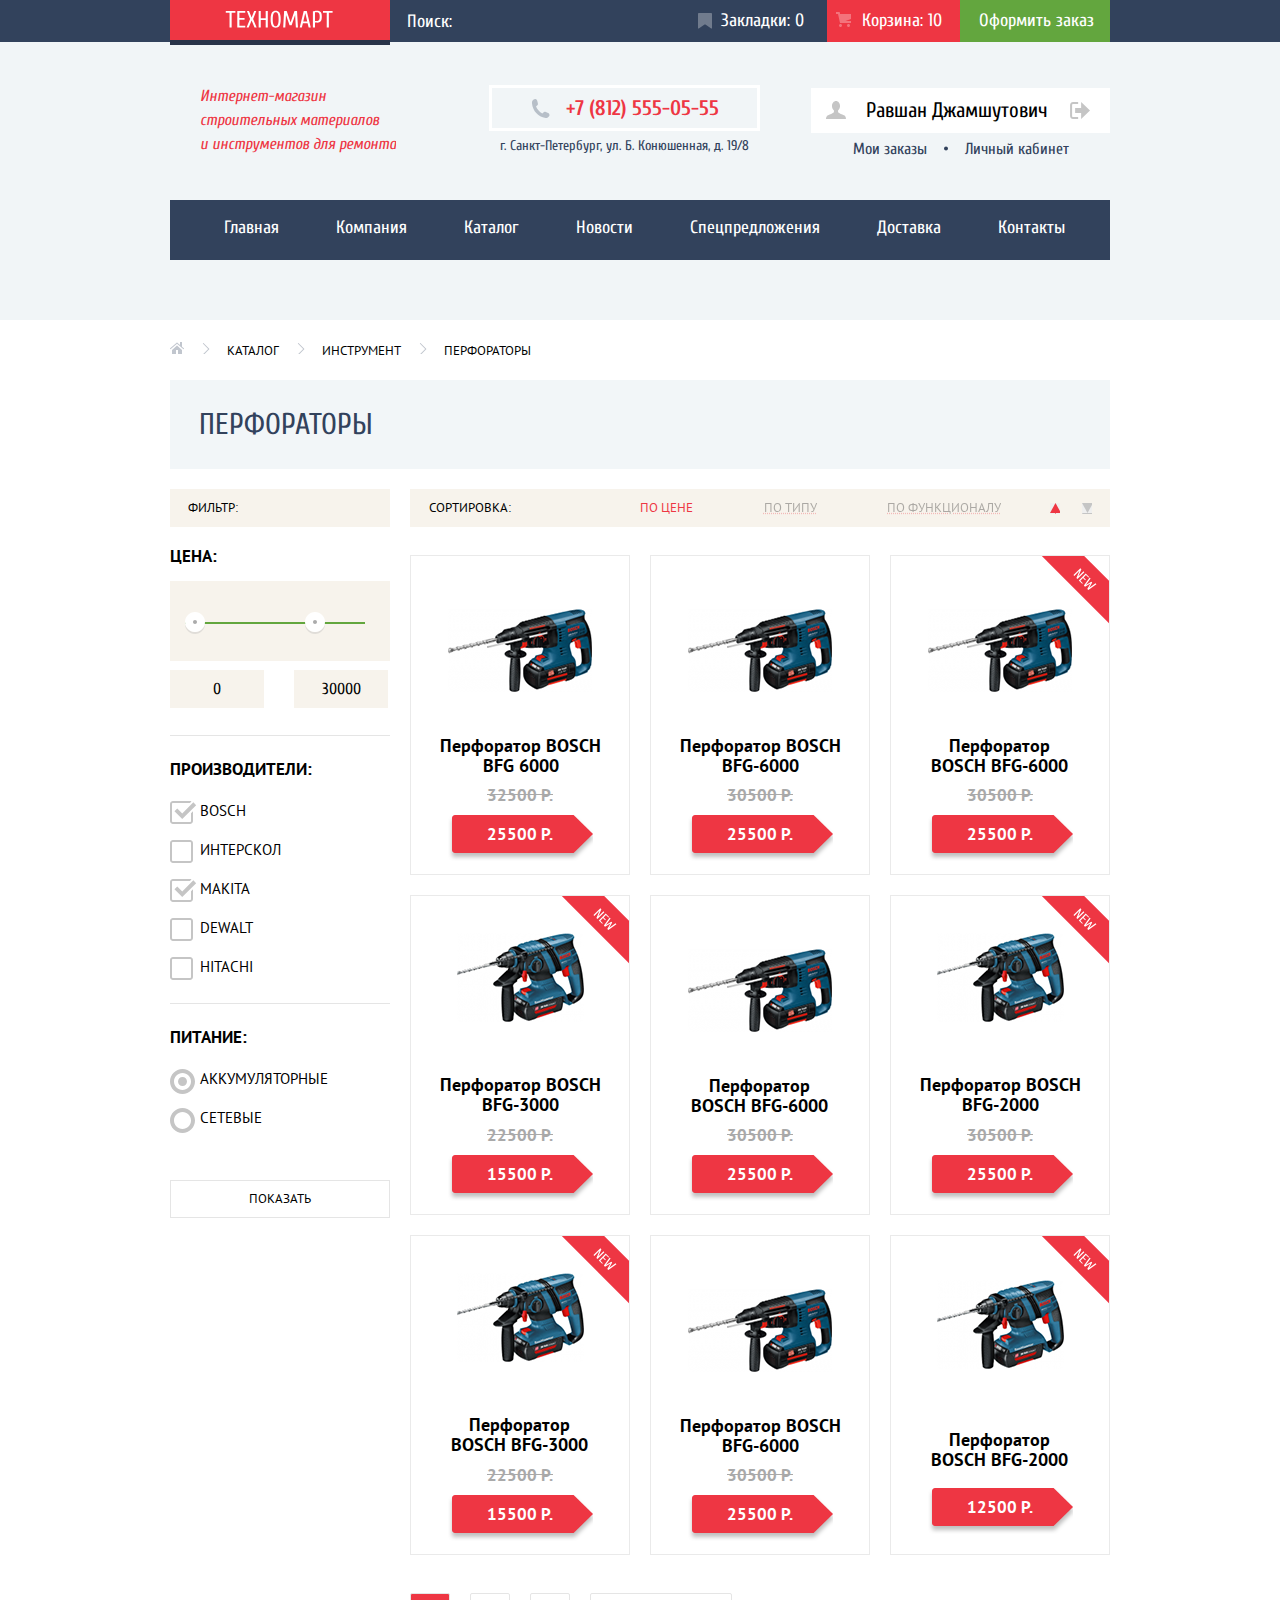
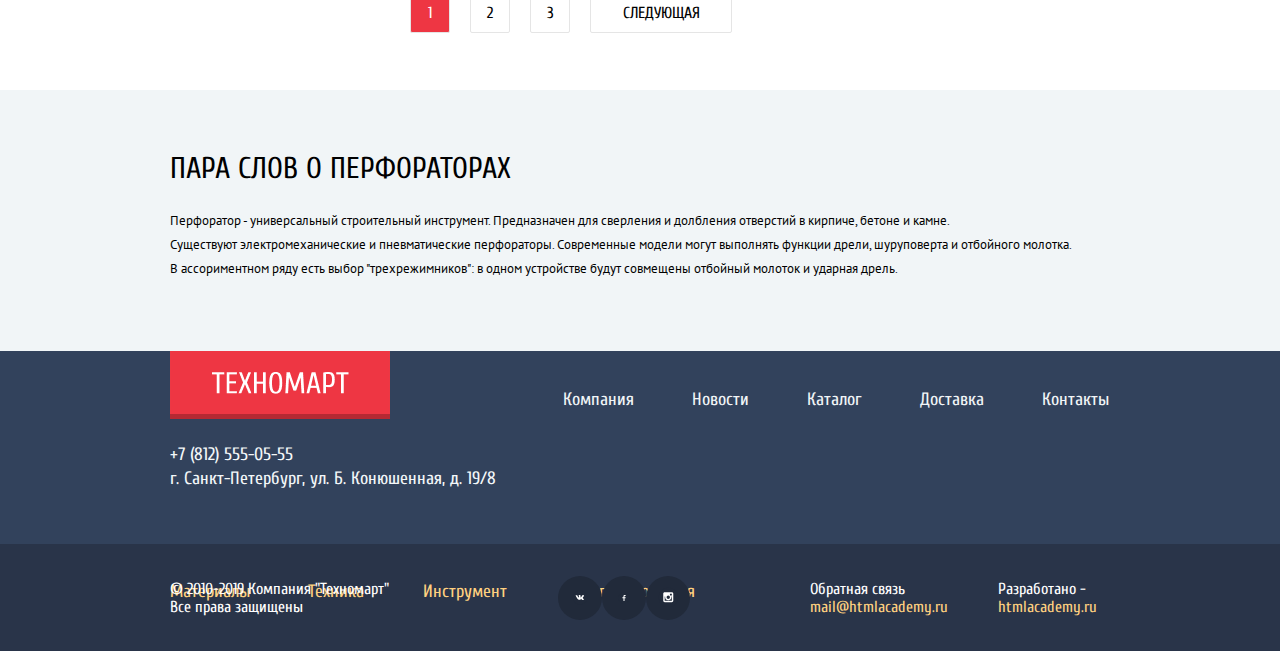
<file: catalog.html>
<!DOCTYPE html>
<html lang="ru" class="page">
<head>
	<meta charset="utf-8">
	<title>Technomart</title>
	<link rel="stylesheet" href="https://fonts.googleapis.com/css2?family=Cuprum:ital@0;1&family=PT+Sans:wght@400;700&display=swap">
	<link rel="stylesheet" href="css/normalize.css">
	<link rel="stylesheet" href="css/style.css">
</head>

<body>
	<div class="container-width-one">
		<div class="container-width-one-line"></div>
	<div class="header-container-top">
		<header class="container-size">
			<div class="header-navigation-top">
				<a class="header-logo-container" href="index.html">
					<img src="img/logo-technomart-word.svg" width="108" height="18" alt="Логотип магазина Техномарт">
				</a>
				<div class="search-container">
					<form class="form-style" method="get" action="https://echo.htmlacademy.ru">
						<label class="visually-hidden" for="search">Поиск</label>
						<input class="form-style" id="search" type="search" name="search" placeholder="Поиск:">
					</form>
				</div>
				<div class="bookmarks-container">
					<a href="blank.html">Закладки: 0</a>
				</div>
				<div class="cart-container cart-container-red">
					<a href="blank.html">Корзина: 10</a>
				</div>
				<div class="order-container">
					<a class="order" href="blank.html">Оформить заказ</a>
				</div>
			</div>
		</header>
	</div>
	
	<div class="header-container-middle">
		<div class="header-middle">
			<p class="header-headline">Интернет-магазин<br> строительных материалов<br> и инструментов для ремонта</p>
				<div class="header-contacts">
					<div class="header-contacts-tel">
						<img src="img/icon-phone.svg" width="19" height="19" alt="Наш контактный телефон">
						<a class="tel" href="tel:78125550555">+7 (812) 555-05-55</a>
					</div>
					<p class="header-contacts-adress">г. Санкт-Петербург, ул. Б. Конюшенная, д. 19/8</p>
				</div>
				<div class="catalog-user-navigation">
					<div class="user-lk-navigation">
						<a class="enter-button" href="blank.html">Равшан Джамшутович</a>
						<a class="logout-button" href="blank.html"></a>
					</div>
					<div class="enter-button-lk">
						<a class="shape-enter-button" href="blank.html">Мои заказы</a>
						<a href="blank.html">Личный кабинет</a>
					</div>
				</div>
		</div>
			
	<nav class="header-navigation-bottom">
		<div class="header-navigation-line">
			<ul class="list-style">
				<li>
					<a href="index.html">Главная</a>
				</li>
				<li>
					<a href="blank.html">Компания</a>
				</li>
				<li>
					<a href="catalog.html">Каталог</a>
				</li>
				<li>
					<a href="blank.html">Новости</a>
				</li>
				<li>
					<a href="blank.html">Спецпредложения</a>
				</li>
				<li>
					<a href="blank.html">Доставка</a>
				</li>
				<li>
					<a href="blank.html">Контакты</a>
				</li>
			</ul>
		</div>
	</nav>
	</div>
</div>

<main>
	<div class="container-size">
		<div class="breadcrumbs-container">
			<ul class="list-style breadcrumbs no-padding">
				<li>
					<a class="no-padding" href="index.html"><img src="img/icon-home.svg" width="14" height="12" alt="Вернуться на главную страницу"></a>
				</li>
				<li>
					<a href="">Каталог</a>
				</li>
				<li>
					<a href="blank.html">Инструмент</a>
				</li>
				<li>
					<a href="blank.html">Перфораторы</a>
				</li>
			</ul>
		</div>
	</div>
	<div class="container-size">
		<h1 class="headline-items-catalog background-headline">Перфораторы</h1>
	</div>
	<div class="container-size main-filter-container">	
		<section class="filter-container">
			<h2 class="sort-items filter-column">Фильтр:</h2>
			<form method="post" action="https://echo.htmlacademy.ru">
				<fieldset class="no-border no-margin">
				<legend class="visually-hidden">Параметры товара</legend>	
					<p class="filter-headlines filter-headlines-1">Цена:</p>
					<div class="range-container">
						<div class="range-style">
							<input class="range-line" type="range" min="0" max="40000" step="5000" value="30000" id="range-block">
							<label for="range-block"></label>
						</div>
					</div>
					<div class="range-style-container">
						<div class="range-style">
							<label for="input-range-min"></label>
							<input class="input-style" id="input-range-min" type="text" value="0">
						</div>
						<div class="range-style">
							<label for="input-range-max"></label>
							<input class="input-style" id="input-range-max" type="text" value="30000">
						</div>
					</div>
					<p class="filter-headlines grey-line">Производители:</p>
						<ul class="list-style filter-text">
							<li>
								<input class="visually-hidden filter-input" id="bosch" type="checkbox" name="BOSCH" tabindex="1" checked>
								<label for="bosch" tabindex="1">Bosch</label>
							</li>
							<li>
								<input class="visually-hidden filter-input" id="interskol" type="checkbox" tabindex="2" name="interskol">
								<label for="interskol">Интерскол</label>
							</li>
							<li>
								<input class="visually-hidden filter-input" id="Makita" type="checkbox" tabindex="3" name="Makita" checked>
								<label for="Makita">Makita</label>
							</li>
							<li>
								<input class="visually-hidden filter-input" id="dewalt" type="checkbox" tabindex="4" name="Dewalt">
								<label for="dewalt">Dewalt</label>
							</li>
							<li>
								<input class="visually-hidden filter-input" id="Hitachi" type="checkbox" tabindex="5" name="Hitachi">
								<label for="Hitachi">Hitachi</label>
							</li>
						</ul>
					<p class="filter-headlines grey-line">Питание:</p>
						<ul class="list-style filter-text">
							<li>
								<input class="visually-hidden filter-radio" id="power1" type="radio" value="power1" name="power" tabindex="1" checked>
								<label for="power1">Аккумуляторные</label>
							</li>
							<li>
								<input class="visually-hidden filter-radio" id="power2" type="radio" value="power2" name="power" tabindex="2">
								<label for="power2">Сетевые</label>
							</li>
						</ul>
					<input class="sort-items show-filter" type="submit" value="Показать">
				</fieldset>
			</form>
		</section>
	
	<div class="container-size no-padding">
		<section class="sort-container">
		<h3 class="sort-items">Сортировка:</h3>
			<div class="sort-button">
				<ul class="sort-list-top list-style">
					<li class="sort-items actually-sort"><a href="#">По цене</a></li>
					<li class="sort-items choosen"><a href="#">По типу</a></li>
					<li class="sort-items choosen"><a href="#">По функционалу</a></li>
				</ul>
			</div>
			<div class="dir-button">
				<button class="dir-up" type="button"></button>
				<button class="dir-down" type="button"></button>
			</div>	
		</section>
	
	<section class="items-filter-container">
		<h4 class="visually-hidden">Выбор товара</h4>
			<ul class="user-attention border goods-layout goods-container">
			<li>
				<div class="item-img-size">
					<img src="img/bfg-6000.png" width="144" height="128" alt="Перфоратор BOSCH BFG-6000">
				</div>
				<div class="modal-info-item">
					<a class="modal-buy">Купить</a>
					<a class="modal-bookmark">В закладки</a>
				</div>
				<a class="item-name item-1" href="catalog.html">Перфоратор BOSCH BFG 6000</a>
				<p class="price old-price">32500 P.</p>
				<p class="price new-price">25500 P.</p>
			</li>
			<li>
				<div class="item-img-size">
					<img src="img/bfg-6000.png" width="144" height="128" alt="Перфоратор BOSCH BFG-6000">
				</div>
				<div class="modal-info-item">
					<a class="modal-buy">Купить</a>
					<a class="modal-bookmark">В закладки</a>
				</div>
				<a class="item-name item-1" href="catalog.html">Перфоратор BOSCH BFG-6000</a>
				<p class="price old-price">30500 P.</p>
				<p class="price new-price">25500 P.</p>
			</li>
			<li class="new-product">
				<div class="item-img-size">
					<img src="img/bfg-6000.png" width="144" height="128" alt="Перфоратор BOSCH BFG-6000">
				</div>
				<div class="modal-info-item">
					<a class="modal-buy">Купить</a>
					<a class="modal-bookmark">В закладки</a>
				</div>
				<a class="item-name item-2" href="catalog.html">Перфоратор BOSCH BFG-6000</a>
				<div class="modal-block">
					<p class="modal-message">Товар добавлен в корзину!</p>
					<div class="modal-button">
						<a class="modal-lk-cart" href="blank.html">Оформить заказ</a>
						<button class="modal-button-cart" type="button">Продолжить покупки</button>
					</div>
						<button class="modal-close" type="button" onclick="closeModal(); return false;" aria-label="Закрыть окно"><img src="img/icon-close.svg" width="21" height="21" alt="Закрыть окно"></button>
				</div>
				<p class="price old-price">30500 P.</p>
				<p class="price new-price">25500 P.</p>
			</li>
			<li class="new-product">
				<div class="item-img-size-plus">
					<img src="img/bfg-3000.png" width="127" height="112" alt="Перфоратор BOSCH BFG-3000">
				</div>
				<div class="modal-info-item">
					<a class="modal-buy">Купить</a>
					<a class="modal-bookmark">В закладки</a>
				</div>
				<a class="item-name item-1" href="catalog.html">Перфоратор BOSCH BFG-3000</a>
				<p class="price old-price">22500 P.</p>
				<p class="price new-price">15500 P.</p>
			</li>
			<li>
				<div class="item-img-size">
					<img src="img/bfg-6000.png" width="144" height="128" alt="Перфоратор BOSCH BFG-6000">
				</div>
				<div class="modal-info-item">
					<a class="modal-buy">Купить</a>
					<a class="modal-bookmark">В закладки</a>
				</div>
				<a class="item-name item-2" href="catalog.html">Перфоратор BOSCH BFG-6000</a>
				<p class="price old-price">30500 P.</p>
				<p class="price new-price">25500 P.</p>
			</li>
			<li class="new-product">
				<div class="item-img-size-big">
					<img src="img/bfg-2000.png" width="127" height="112" alt="Перфоратор BOSCH BFG-2000">
				</div>
				<div class="modal-info-item">
					<a class="modal-buy">Купить</a>
					<a class="modal-bookmark">В закладки</a>
				</div>
				<a class="item-name item-1" href="catalog.html">Перфоратор BOSCH BFG-2000</a>
				<p class="price old-price">30500 P.</p>
				<p class="price new-price">25500 P.</p>
			</li>
			<li class="new-product">
				<div class="item-img-size-plus">
					<img src="img/bfg-3000.png" width="127" height="112" alt="Перфоратор BOSCH BFG-3000">
				</div>
				<div class="modal-info-item">
					<a class="modal-buy">Купить</a>
					<a class="modal-bookmark">В закладки</a>
				</div>
				<a class="item-name item-2" href="catalog.html">Перфоратор BOSCH BFG-3000</a>
				<p class="price old-price">22500 P.</p>
				<p class="price new-price">15500 P.</p>
			</li>
			<li>
				<div class="item-img-size">
					<img src="img/bfg-6000.png" width="144" height="128" alt="Перфоратор BOSCH BFG-6000">
				</div>
				<div class="modal-info-item">
					<a class="modal-buy">Купить</a>
					<a class="modal-bookmark">В закладки</a>
				</div>
				<a class="item-name item-1" href="catalog.html">Перфоратор BOSCH BFG-6000</a>
				<p class="price old-price">30500 P.</p>
				<p class="price new-price">25500 P.</p>
			</li>
			<li class="new-product">
				<div class="item-img-size-big">
					<img src="img/bfg-2000.png" width="127" height="112" alt="Перфоратор BOSCH BFG-2000">
				</div>
				<div class="modal-info-item">
					<a class="modal-buy">Купить</a>
					<a class="modal-bookmark">В закладки</a>
				</div>
				<a class="item-name item-2" href="catalog.html">Перфоратор BOSCH BFG-2000</a>
				<p class="visually-hidden">22500 P.</p>
				<p class="price new-price">12500 P.</p>
			</li>
		</ul>
	</section>
		<div class="pagination">
			<ul class="pagination-layout">
				<li class="list-style actually-page"><a href="#">1</a></li>
				<li class="list-style"><a href="blank.html">2</a></li>
				<li class="list-style"><a href="blank.html">3</a></li>
				<li class="list-style uppercase"><a href="blank.html">Следующая</a></li>
			</ul>
		</div>
	</div>	
</div>
	
	<div class="container-width-one">
		<div class="container-size">
			<div class="services service-layout-3">
				<p class="headline-services headline-layout">
					Пара слов о перфораторах
				</p>
				<p class="text-services text-services-catalog">
				Перфоратор - универсальный строительный инструмент. Предназначен для сверления и долбления отверстий в кирпиче, бетоне и камне.<br> Существуют электромеханические и пневматические перфораторы. Современные модели могут выполнять функции дрели, шуруповерта и отбойного молотка.<br> В ассориментном ряду есть выбор "трехрежимников": в одном устройстве будут совмещены отбойный молоток и ударная дрель.
				</p>
			</div>
		</div>
	</div>
</main>
			
<footer class=" container-width-two">
	<div class="container-size footer-top">
		<a class="footer-logo-layout" href="index.html">
			<img src="img/logo-technomart.png" width="220" height="68" alt="Логотип Техномарт">
		</a>
		<ul class="footer-nav-first list-style">
			<li>
				<a href="blank.html">Компания</a>
			</li>
			<li>
				<a href="blank.html">Новости</a>
			</li>
			<li>
				<a href="catalog.html">Каталог</a>
			</li>
			<li>
				<a href="blank.html">Доставка</a>
			</li>
			<li>
				<a href="blank.html">Контакты</a>
			</li>
		</ul>
		<div class="footer-contact">
			<p>
				<a href="tel:78125550555">+7 (812) 555-05-55</a><br>
				г. Санкт-Петербург, ул. Б. Конюшенная, д. 19/8
			</p>
		</div>
		<ul class="footer-nav-second list-style">
			<li>
				<a href="blank.html">Материалы</a>
			</li>
			<li>
				<a href="blank.html">Техника</a>
			</li>
			<li>
				<a href="blank.html">Инструмент</a>
			</li>
			<li>
				<a href="blank.html">Спецпредложения</a>
			</li>
		</ul>
	</div>
	
	<div class="container-width-three">
		<div class="footer-bottom container-size">
			<p class="footer-block-1 footer-container-1">
				&#169; 2010-2019 Компания "Техномарт"<br>Все права защищены
			</p>
		<ul class="list-style social-button">
			<li>
				<a class="social-vk" href="#"><img src="img/social-vk.svg" width="26" height="15" alt="Наша страница Вконтакте"></a>
			</li>
			<li>
				<a class="social-fb" href="#"><img src="img/social-fb.svg" width="12" height="22" alt="Наша страница на Facebook"></a>
			</li>
			<li>
				<a class="social-instagram" href="#"><img src="img/social-instagram.svg" width="21" height="21" alt="Наш профиль в Instagram"></a>
			</li>
		</ul>
		<p class="footer-block-1 footer-container-2">
			Обратная связь
			<a class="footer-block-2" href="mailto:mail@htmlacademy.ru">mail@htmlacademy.ru</a>
		</p>
		<p class="footer-block-1 footer-container-3">
			Разработано -
			<a class="footer-block-2" href="https://htmlacademy.ru/intensive/htmlcss">htmlacademy.ru</a>	
		</p>
		</div>
	</div>
</footer>
<script src="js/script.min.js"></script>
</body>
</html>
</file>
<file: css/style.css>
/* Variables */
:root {
--basic-grey-dark: #32425C;
--basic-grey-light: #293449;
--basic-white: #FFFFFF;
--basic-black: #000000;
--basic-red: #EE3643;
--basic-section-neutral: #F9F5F0;
--basic-border: #EAEAEA;
--basic-background-top: #F3F7F9;
--basic-background-neutral: #F1F5F7;
--basic-grey-trans: #F1F5F7;
--basic-yellow: #FFD180;
--basic-background-catalog: #F2F6F8;
--basic-background-filter: #F7F3EC;
--basic-header: #000000;
	
--special-neutral-telephone: #F3F7F9;
--special-yellow-focus: #FFDA96;
--special-green: #63A63E;
--special-grey-cursor: #C5C5C5;
--special-grey-price: #A9A9A9;
--special-grey-catalog-nav: #C1C6CE;
--special-grey-shadow: #ABABAB;
--special-grey-range: #444444;
--special-grey-range-border: #D7DCDE;
--special-grey-social: #212A3A;
--special-yellow-promo: #FFBF47;
--special-blue-promo: #3BBCE3;
--special-purple-promo: #DC91D8;
--special-green-promo: #8ED78F;
--special-yellow-2promo: #FFC047;
--special-green-hover: #5FBB2D;
--special-red-active: #BA2732;
--special-grey-active: #161D29;
--special-grey-nav-active: #1D2739;
--special-grey-pagination: #E5E5E5;
--modal-block-cart: #F1F1F1;
--special-box-shadow: #367315;
--special-green-active: #518534;
--special-icon-grey: #3D546F;
}

/*Global*/
body {
	margin: 0 auto;
	padding: 0px;
	font-family: "Cuprum", "Arial", sans-serif;
	font-style: normal;
	font-weight: normal;
	font-size: 16px;
	line-height: 24px;
	color: var(--basic-black);
	background-color: var(--basic-white);
}

a {
	text-decoration: none;
}

img {
	display: block;
	max-width: 100%;
	height: auto;
}

/*Global classes - all pages*/
.page {
	height: 100%;
}

.visually-hidden {
	position: absolute;
	width: 1px;
	height: 1px;
	margin: -1px;
	border: 0;
	padding: 0;
	clip: rect(0 0 0 0);
	overflow: hidden;
}

.visually-hidden:not(:focus):not(:active),
input[type="checkbox"].visually-hidden,
input[type="radio"].visually-hidden {
	position: absolute;
	width: 1px;
	height: 1px;
	margin: -1px;
	padding: 0; 
	border: 0;
	white-space: nowrap;
	clip-path: inset(100%);
	clip: rect(0 0 0 0);
	overflow: hidden;
}

.list-style {
	list-style: none;
}

.hidden-elements {
	display: none;
}

.container-width-one {
	background-color: var(--basic-background-neutral);
	width: 100%;
}

.container-width-one-line {
	background-color: var(--basic-grey-dark);
	width: 100%;
}

.container-width-two {
	background-color: var(--basic-grey-dark);
	width: 100%;
}

.container-width-three {
	background-color: var(--basic-grey-light);
	width: 100%;
}

.container-size {
	width: 940px;
	margin: 0 auto;
	padding: 0 10px;
}

.modal-show {
	display: block;
}

/*Header-classes*/
/*Top*/
.header-container-top {
	background-color: var(--basic-grey-dark);
	height: 42px;
}

.header-navigation-top {
	display: flex;
	justify-content: space-between;
	align-items: center;
	font-size: 18px;
	line-height: 24px;
	color: var(--basic-white);
	height: 42px;
}

.header-logo-container {
	width: 220px;
	height: 47px;
	background-color: var(--basic-red);
	box-shadow: inset 0px -5px 0px var(--basic-grey-light, 0.24);
}

.header-logo-container img {
	margin: 0 auto;
	padding-top: 12px;
	margin-left: 55px;
}

.header-logo-container:active {
	background-color: var(--special-red-active);
	box-shadow: inset 0px -5px 0px var(--basic-grey-light) transparent;
}

.header-navigation-top a {
	color: var(--basic-white);
}

.search-container {
	display: flex;
	margin-right: auto;
	position: relative;
	padding-right: 8px;
	margin-left: 15px;
}

.search-container img {
	padding-right: 8px;
}

.form-style,
.form-style input {
	display: flex;
	border: none;
	background-color: var(--basic-grey-dark);
	height: 42px;
	position: relative;
} 

.form-style img {
	opacity: 0.3;
}

.bookmarks-container {
	display: flex;
	width: 106px;
	align-items: center;
	padding-left: 40px;
	position: relative;
}

.bookmarks-container::before {
	right: 115px;
	content: "";
	background-image: url(../img/icon-bookmark.svg);
	width: 14px;
	height: 16px;
	background-repeat: no-repeat;
	position: absolute;
	opacity: 0.3;
}

.bookmarks-container:hover::before,
.cart-container:hover::before {
	opacity: 1;
}

.cart-container {
	display: flex;
	width: 103px;
	padding-right: 13px;
	align-items: center;
	padding-left: 35px;
	justify-content: center;
	position: relative;
	height: 42px;
}

.cart-container::before {
	content: "";
	background-image: url(../img/icon-cart.svg);
	width: 15px;
	height: 15px;
	background-repeat: no-repeat;
	position: absolute;
	opacity: 0.3;
	right: 109px;
	top: 12px;
}

.order-container {
	display: flex;
	width: 150px;
	height: 42px;
	background-color: var(--special-green);
}

.order {
	padding-left: 19px;
	padding-top: 9px;
}

/*Header-top-interactive*/
.order-container:hover {
	background-color: var(--special-green-hover);
}

.order-container:active {
	background-color: var(--special-green);
}

::-webkit-input-placeholder {
	color: var(--basic-white);
}

::-moz-placeholder, :-moz-placeholder {
	color: var(--basic-white);
	opacity: 1;
}

.form-style:hover {
	background-color: var(--basic-grey-dark);
	color: var(--basic-white);
}

.form-style:focus {
	background-color: var(--basic-white);
	color: var(--basic-black);
	border: none;
	outline: none;
}

.bookmarks-container:active {
	background-color: var(--special-grey-active);
	height: 42px;
	opacity: 0.3;
}

.cart-container:active {
	background-color: var(--special-grey-active);
	height: 42px;
	opacity: 0.3;
}

/*Header-middle*/
.header-container-middle {
	padding: 0 10px;
	height: 278px;
	width: 940px;
	margin: 0 auto;
	margin-bottom: 59px;
}

.header-middle {
	display: flex;
}

.header-headline {
	font-style: italic;
	font-weight: normal;
	font-size: 16px;
	color: var(--basic-red);
	margin-top: 42px;
	margin-left: 30px;
	max-width: 197px;
	max-height: 105px;
	overflow: hidden;
}

.header-contacts {
	margin-right: auto;
	margin-top: 43px;
	margin-left: 93px;
}

.header-contacts-tel {
	display: flex;
	align-items: center;
	width: 265px;
	height: 40px;
	border: 3px solid;
	border-color: var(--basic-white);
}

.header-contacts-tel img {
	padding-right: 16px;
	padding-left: 39px;
}

.tel {
	font-style: normal;
	font-weight: bold;
	font-size: 21px;
	color: var(--basic-red);
}

.header-contacts-adress {
	margin-top: 3px;
	font-size: 14px;
	line-height: 24px;
	text-align: center;
	color: var(--basic-grey-dark);
}

.header-user-navigation {
	display: flex;
	margin-top: 46px;
	margin-bottom: 67px;
	width: 282px;
	height: 45px;
}

.header-user-navigation a {
	font-size: 21px;
	line-height: 21px;
	color: var(--basic-black);
}

.header-user-enter {
	display: flex;
	width: 121px;
	align-items: center;
	justify-content: center;
	background-color: var(--basic-white);
	margin-left: -3px;
	position: relative;
	overflow: hidden;
}

.header-user-enter a {
	padding-left: 25px;
}

.header-user-enter::before {
	content: "";
	background-image: url("../img/icon-login.svg");
	width: 20px;
	height: 17px;
	background-repeat: no-repeat;
	position: absolute;
	left: 20px;
}

.header-user-enter:hover::before {
	background-image: url("../img/icon-login-hover.svg");
}

.header-user-enter:active::before {
	background-image: url("../img/icon-login.svg");
}

.header-user-enter:active,
.header-user-registration:active {
	color: var(--special-grey-cursor);
}

.header-user-registration {
	width: 150px;
	margin-left: 20px;
	display: flex;
	align-items: center;
	justify-content: center;
	background-color: var(--basic-white);
}

/*Header-middle-interactive*/
.header-user-registration a:hover,
.header-user-enter a:hover {
	color: var(--basic-red);
}

.header-user-enter a:active, 
.header-user-registration a:active {
	color: var(--special-grey-cursor);
}

/*Header-bottom*/
.header-navigation-bottom {	
	height: 60px;
	background-color: var(--basic-grey-dark);
}

.header-navigation-line {
	width: inherit;
	font-size: 18px;
	overflow: hidden;
}

.header-navigation-line ul {
	padding-left: 25px;
	padding-right: 23px;
	margin: 0px;
	display: flex;
	justify-content: space-around;
}

.header-navigation-line li {
	padding-top: 16px;
	height: 44px;
	padding-left: 14px;
	padding-right: 13px;
}

/*Header-bottom-interactive*/
.header-navigation-line a {
	color: var(--basic-white);
	padding-left: 15px;
	padding-right: 15px;
}

.header-navigation-line li:hover {
	background-color: var(--basic-grey-light);
}

.header-navigation-line li:active {
	background-color: var(--special-grey-nav-active);
}

.header-navigation-line a:active {
	opacity: 0.5;
}

/*Promo-block*/
.container-size {
	width: 940px;
	margin: 0 auto;
	padding: 0 10px;
}

.promo-layout {
	display: grid;
	grid-template-columns: 1fr 1fr 1fr;
	padding-left: 0px;
	gap: 20px;
}

.promo {
	font-size: 24px;
	line-height: 30px;
	color: var(--basic-white);
}

.promo-link {
	font-size: 14px;
	line-height: 18px;
	color: var(--basic-white);
	text-transform: uppercase;
}

.opacity-button {
	width: 135px;
	height: 38px;
	margin-top: 14px;
	display: flex;
	align-items: center;
	justify-content: center;
	background-image: url("../img/opacity-button.svg");
	overflow: hidden;
}

.opacity-button:hover {
	background-image: url(../img/opacity-button-hover.svg);
}

.opacity-button:active {
	background-image: url("../img/opacity-button-active.svg");
} 

.promo-cards {
	height: 123px;
	padding-left: 22px;
	display: flex;
	flex-direction: column;
	justify-content: center;
}

.promo-materials {
	background-color: var(--special-yellow-promo);
	position: relative;
}

.promo-materials li {
	width: 114px;
}

.promo-materials::after {
	content: "";
	background-image: url(../img/icon-1.svg);
	background-repeat: no-repeat;
	width: 44px;
	height: 65px;
	display: flex;
	position: absolute;
	right: 43px;
}

.promo-tools {
	background-color: var(--special-blue-promo);
	position: relative;
}

.promo-tools::after {
	content: "";
	background-image: url("../img/icon-2.svg");
	background-repeat: no-repeat;
	width: 75px;
	height: 61px;
	display: flex;
	position: absolute;
	right: 31px;
}

.promo-technology {
	background-color: var(--special-purple-promo);
	position: relative;
}

.promo-technology::after {
	content: "";
	background-image: url("../img/icon-3.svg");
	background-repeat: no-repeat;
	width: 78px;
	height: 62px;
	display: flex;
	position: absolute;
	right: 31px;
}

.promo-discounts {
	background-color: var(--special-green-promo);
	position: relative;
}

.promo-discounts::after {
	content: "";
	background-image: url("../img/icon-4.svg");
	background-repeat: no-repeat;
	width: 59px;
	height: 72px;
	display: flex;
	position: absolute;
	right: 45px;
}

.promo-delivery {
	background-color: var(--special-yellow-promo);
	position: relative;
}

.promo-delivery::after {
	content: "";
	background-image: url("../img/icon-5.svg");
	background-repeat: no-repeat;
	width: 78px;
	height: 63px;
	display: flex;
	position: absolute;
	right: 31px;
}

.promo-slider {
	grid-column-start: 1;
	grid-column-end: 3;
	grid-row-start: 2;
	grid-row-end: 4;
	position: relative;
}

.promo-slider::before {
	content: "";
	background-image: url("../img/icon-left.svg");
	width: 22px;
	height: 40px;
	background-repeat: no-repeat;
	position: absolute;
	top: 45%;
	right: 92%;
}

.promo-slider::after {
	content: "";
	background-image: url("../img/icon-left.svg");
	width: 22px;
	height: 40px;
	background-repeat: no-repeat;
	position: absolute;
	top: 45%;
	left: 93%;
	transform: rotate(-180deg)
}

.promo-slider img {
	width: 622px;
	height: 266px;
	display: block;
}

.promo-slider-head {
	font-family: "Cuprum", "Arial", sans-serif;
	font-style: normal;
	font-weight: bold;
	font-size: 36px;
	line-height: 36px;
	display: flex;
	align-items: center;
	text-transform: uppercase;
	position: absolute;
	width: 240px;
	height: 36px;
	margin-top: 23px;
	margin-left: 24px;
	color: var(--basic-white);
}

.open-catalog-slider {
	content: "";
	position: absolute;
	top: 200px;
	left: 25px;
}

.promo-slogan {
	width: 258px;
	height: 24px;
	margin-top: 64px;
	margin-left: 24px;
	margin-bottom: 16px;
	display: flex;
	align-items: center;
	position: absolute;
	font-family: "Cuprum", "Arial", sans-serif;
	font-style: normal;
	font-weight: normal;
	font-size: 18px;
	line-height: 24px;
}

.transform-slider {
	transform: translateX();
}

/*Promo-interactive*/
.promo-link li:hover {
	background-color: var(--special-grey-cursor);
}

.promo-link li:active {
	background-color: var(--special-grey-price);
}

.red-button {
	width: 192px;
	height: 38px;
	margin-right: 14px;
	display: flex;
	justify-content: center;
	align-items: center;
	align-self: center;
	font-size: 14px;
	line-height: 18px;
	text-transform: uppercase;
	background-color: var(--basic-red);
	color: var(--basic-white);
	border: 0px;
	overflow: hidden;
}

.red-button:hover {
	background-color: var(--basic-red);
}

.red-button:active {
	background-color: var(--special-red-active);
}

/*Goods-classes*/
.popular-goods {
	display: flex;
	justify-content: space-between;
	height: 89px;
	margin-top: 59px;
	margin-bottom: 20px;
	background-color: var(--basic-section-neutral);    
}

.headline-items-index {
	display: flex;
	align-items: center;
	padding-left: 28px;
	font-weight: normal;
	font-size: 30px;
	line-height: 30px;
	color: var(--basic-grey-dark);
	text-transform: uppercase;
}

.good-list-container {
	height: 318px;
}

.good-list-layout {
	display: grid;
	grid-template-columns: repeat(4, 1fr);
	grid-column-gap: 20px;
	height: inherit;
	padding-left: 0px;
	margin: 0px;
}

.good-list-layout li {
	display: flex;
	flex-direction: column;
	text-align: center;
	justify-content: space-evenly;
	align-items: center;
	position: relative;
}

.border li {
	border: 1px solid;
	border-color: var(--basic-border);
	color: var(--basic-border);
}

.item-name {
	font-family: "PT Sans", "Arial", sans-serif;
	font-style: normal;
	font-weight: bold;
	font-size: 18px;
	line-height: 20px;
	color: var(--basic-black);
	margin-top: 10px;
}

.price {
	margin: 0px;
	font-family: "PT Sans", "Arial", sans-serif;
	font-style: normal;
	font-weight: bold;
	font-size: 17px;
	line-height: 18px;
	text-transform: uppercase;
}

.item-img-size {
	max-height: 140px;
	padding-top: 20px;
}

.item-img-size-plus {
	max-height: 140px;
	padding-top: 15px;
	margin-bottom: 20px;
}

.item-img-size-big {
	max-height: 140px;
	padding-top: 15px;
	margin-bottom: 20px;
}

.first-img {
	padding-top: 0px;
	margin-bottom: 5px;
}

.old-price {
	color: var(--special-grey-price);
	text-decoration-line: line-through;
	position: inherit;
}

.new-price {
	width: 145px;
	height: 38px;
	padding-top: 10px;
	color: var(--basic-white);
	background-image: url("../img/red-button.svg");
	background-repeat: no-repeat;
}

.item-1 {
	padding-left: 18px;
	padding-right: 17px;
}

.item-2 {
	padding-left: 30px;
	padding-right: 31px;
}

.new-product::before {
	content: "";
	background-image: url("../img/flag-new.svg");
	background-repeat: no-repeat;
	position: absolute;
	width: 70px;
	top: 0px;
	height: 70px;
	right: 0px;
}

/*Goods-interactive*/
.user-attention li:hover {
	box-shadow: 0px 4px 20px var(--basic-black);
	border-color: transparent;
}

/*Developers-classes*/
.popular-developers {
	display: flex;
	justify-content: space-between;
	margin-top: 70px;
	background-color: var(--basic-section-neutral);
}

.producer-index-layout {
	width: inherit;
	height: 310px;
}

.headline-items-catalog {
	display: flex;
	align-items: center;
	height: 89px;
	margin-top: 20px;
	margin-bottom: 20px;
	padding-left: 29px;
	font-weight: normal;
	font-size: 30px;
	line-height: 30px;
	color: var(--basic-grey-dark);
	background-color: var(--basic-section-neutral);
	text-transform: uppercase;
}

.producer-index-layout ul {
	display: grid;
	grid-template-columns: repeat(4, 1fr);
	grid-template-rows: repeat(2, 1fr);
	grid-gap: 20px;
	padding-left: 0px;
	margin-top: 20px;
}

/*Services-classes*/
.services-container {
	height: 522px;
	margin-top: 70px;
	background-color: var(--basic-background-neutral);
}

.text-services {
	margin-bottom: 70px;
	margin-top: 0px;
	font-family: "PT Sans", "Arial", sans-serif;
	font-style: normal;
	font-weight: normal;
	font-size: 13px;
	line-height: 24px;
	color: var(--basic-black);
	max-height: 150px;
	overflow: hidden;
} 

.headline-services {
	margin: 0px;
	margin-top: 0px;
	font-family: "Cuprum", "Arial", sans-serif;
	font-style: normal;
	font-weight: normal;
	font-size: 30px;
	line-height: 30px;
	text-transform: uppercase;
}

.service-index-headline {
	padding-top: 64px;
	padding-bottom: 25px;
	margin: 0px;
}

.modal-block-pluses {
	display: flex;
}

.modal-list {
	padding-left: 0px;
	padding-right: 80px;
	margin: 0px;
	position: relative;
}

.modal-list::after{
	content: "";
	width: 10px;
	height: 279px;
	background-image: url("../img/shadow-border.svg");
	background-repeat: no-repeat;
	position: absolute;
	left: 230px;
	bottom: 15%;
}

.modal-list li:hover {
	background-color: var(--basic-grey-light);
}

.modal-list li:active {
	background-color: var(--basic-white);
}

.button-services {
	width: 240px;
	height: 61px;
	padding-left: 22px;
	font-weight: bold;
	font-size: 21px;
	line-height: 30px;
	color: var(--basic-white);
	border: 0px;
	text-align: left;
	background-color: var(--basic-grey-dark);
	outline: none;
}

.services {
	background-color: var(--basic-background-neutral);
}

.services li {
	display: none;
}
	
.services li.active {
	display: block;
}

.answers-modal-list {
	display: flex;
	width: 619px;
	height: 270px;
	padding-left: 0px;
	margin: 0px;
}

.info-services {
	margin-top: 0px;
	font-size: 30px;
	line-height: 30px;
	text-transform: uppercase;
	color: var(--basic-grey-dark);
}

.delivery-img {
	flex-grow: 1;
	background-image: url("../img/layer-car.png");
	background-position: 100% 22px;
	background-repeat: no-repeat;
}

.guarantee-img {
	flex-grow: 1;
	background-image: url("../img/layer-guarantee.png");
	background-position: 100% 22px;
	background-repeat: no-repeat;
}

.credit-img {
	flex-grow: 1;
	background-image: url("../img/layer-credit.png");
	background-position: 100% 22px;
	background-repeat: no-repeat; 
}

.credit-margin {
	margin-bottom: 32px;
}

.active-window {
	background-color: var(--basic-white);
	color: var(--basic-grey-dark);
}

/*About-company-classes*/
.about-company-container {
	height: 356px;
	margin-top: 70px;
	margin-bottom: 70px;
}

.about-company-layouts {
	display: flex;
	justify-content: space-between;
}

.company-layout-1 {
	flex-direction: column; 
	width: 478px;
}

.headline-bottom {
	margin: 24px;
	margin-left: 0px;
	margin-top: 0px;
}

.text-services-bottom {
	margin: 0px; 
}

.text-services-margin {
	margin-bottom: 25px;
}

.tk-partners {
	margin-top: 0px;
	margin-bottom: 0px;
}

.tk-partners li {
	padding-bottom: 13px;
	font-size: 18px;
	line-height: 24px;
	position: relative;
}

.tk-partners li:last-child {
	padding-bottom: 0px;
}

.markers-list li::before {
	content: "";
	width: 25px;
	height: 2px;
	background-color: var(--basic-red);
	position: absolute;
	left: -35px;
	margin-right: 12px;
	top: 12px;
}

.btn-services {
	width: 220px;
	height: 38px;
	margin: 0px;
	margin-top: 20px;
}

.form-button {
	margin-top: 25px;
	width: 300px;
	height: 38px;
	margin: 0px;
}

.company-layout-2 {
	flex-direction: column; 
	width: 300px;
}

/*Services-interactive*/
.button-services:hover {
	color: var(--basic-white);
	background-color: var(--basic-grey-light);
	box-shadow: 0px 1px 0px; 
	border-color: var(--basic-grey-light);
}

.button-services:active {
	color: var(--basic-black);
	background-color: var(--basic-white);
	box-shadow: 0px 1px 0px;
	border: none;
}

.data {
	font-family: "PT Sans", "Arial", sans-serif;
	font-style: normal;
	font-weight: normal;
	font-size: 13px;
	line-height: 24px;
	color: var(--special-grey-price);
}

.data::-webkit-input-placeholder {
	color: var(--special-grey-price);
}

/*Footer classes*/
.footer-top {
	height: 193px;
	display: flex;
	flex-wrap: wrap;
	font-family: "Cuprum", "Arial", sans-serif;
	font-style: normal;
	font-weight: normal;
	font-size: 18px;
	line-height: 24px;
	background-color: var(--basic-grey-dark);
}

.footer-logo-layout {
	display: flex;
	width: 220px;
	height: 68px;
}

.footer-nav-first {
	width: 546px;
	margin-top: 37px;
	margin-bottom: 34px;
	padding-left: 173px;
	display: flex;
	justify-content: space-between;
	overflow: hidden;
}

.footer-nav-first a {
	color: var(--basic-background-neutral);
}

.footer-nav-first li {
	display: flex;
}

.footer-nav-first a:active {
	opacity: 0.5;
	text-decoration: none;
	outline: none;
}

.footer-contact {
	margin-top: 5px;
	height: 49px;
	margin-right: 92px;
	margin-bottom: 80px;
	display: flex;
	align-items: center;
}

.footer-contact p,
.footer-contact a {
	color: var(--basic-background-top);
	margin-top: 0px;
}

.footer-nav-second {
	width: 525px;
	padding-left: 0px;
	margin-top: 0px;
	display: flex;
	justify-content: space-between;
}

.footer-nav-second a {
	color: var(--basic-yellow);
}
 
.footer-nav-second a:active {
	opacity: 0.5;
	text-decoration: none;
	outline: none;
} 

.footer-bottom {
	height: 107px;
	display: flex;
	align-items: center;
	background-color: var(--basic-grey-light);
}

.footer-block-1 {
	font-size: 16px;
	line-height: 18px;
	color: var(--basic-white);
}

.footer-container-1 {
	width: 227px;
	height: 37px;
	margin-right: 161px;
	margin-top: 36px;
	margin-bottom: 34px;
}

.social-button {
	width: 134px;
	margin-right: 118px;
	padding: 0px;
	display: flex;
	max-height: 44px;
	overflow: hidden;
}

.social-button li {
	border-radius: 50%;
	background-color: var(--special-grey-social);
	width: 44px;
	height: 44px;
	background-repeat: no-repeat;
	display: flex;
	justify-content: center;
	align-items: center;
}

.social-vk img {
	width: 26px;
	height: 15px;
}

.social-fb img {
	width: 12px;
	height: 22px;
}

.social-instagram img {
	width: 21px;
	height: 21px;
}

.social-button li:hover,
.social-button li:active {
	background-color: var(--basic-red);
}

.footer-container-2 {
	width: 137px;
	margin-right: 51px;
	margin-top: 35px;
	margin-bottom: 34px;
}

.footer-block-2 {
	color: var(--basic-yellow);
}

.footer-container-3 {
	width: 98px;
	height: 37px;
	margin-top: 35px;
	margin-bottom: 34px;
	flex-wrap: wrap;
}

/*Footer-interactive*/
.footer-nav-first a:hover,
.footer-nav-second a:hover {
	text-decoration-line: underline;
}

.footer-block-2:hover {
	text-decoration: underline;
}

.footer-block-2:active {
	color: var(--basic-red);
	text-decoration: none;
}

/*Catalog-page-classes*/
.catalog-user-navigation {
	width: 299px;
	height: 70px;
	margin-top: 46px;
	margin-bottom: 42px;
	display: flex;
	flex-direction: column;
}

.cart-container-red, 
.cart-container-red img {
	background-color: var(--basic-red);
}

.cart-container-red {
	padding-left: 23px;
	padding-right: 7px;
	height: 42px;
}

.user-lk-navigation {
	width: inherit;
	height: 45px;
	display: flex;
	align-items: center;
	background-color: var(--basic-white);
}

.user-lk-navigation img {
	width: 20px;
	height: 18px;
	margin: 15px; 
}

.icon-user:hover {
	background-image: url("../img/icon-user-hover.svg");
	width: 20px;
	height: 18px;
	position: absolute;
}

.icon-enter:hover {
	background-image: url("../img/icon-login-hover.svg");
	width: 20px;
	height: 18px;
}

.enter-button {
	font-family: "Cuprum", "Arial", sans-serif;
	font-style: normal;
	font-weight: normal;
	font-size: 21px;
	line-height: 21px;
	color: var(--basic-black);
	text-align: center;
	padding-left: 55px;
	padding-right: 10px;
	position: relative;
}

.enter-button::before {
	content: "";
	background-image: url("../img/icon-user.svg");
	width: 20px;
	height: 18px;
	background-repeat: no-repeat;
	position: absolute;
	top: 1px;
	left: 15px;
}

.enter-button:hover::before {
	background-image: url("../img/icon-user-hover.svg");
}

.enter-button:active::before {
	background-image: url("../img/icon-user.svg");
}

.enter-button::after {
	content: "";
	background-image: url("../img/icon-logout.svg");
	width: 20px;
	height: 17px;
	background-repeat: no-repeat;
	position: absolute;
	right: -32px;
	top: 2px;
}

.enter-button:hover::after {
	background-image: url("../img/icon-logout-hover.svg");
}

.enter-button:active::after{
	background-image: url("../img/icon-logout.svg");
}

.enter-button-lk {
	margin-top: 7px;
	display: flex;
	position: relative;
	max-width: 290px;
	overflow: hidden;
	height: 18px;
}

.enter-button-lk a {
	font-size: 16px;
	line-height: 18px;
	color: var(--basic-grey-dark);
}

.enter-button-lk::after {
	content: "";
	background-image: url("../img/shape-enter-button.svg");
	width: 6px;
	height: 7px;
	background-repeat: no-repeat;
	position: absolute;
	top: 35%;
	left: 46%;
}

.shape-enter-button {
	padding-right: 38px;
	padding-left: 42px;
}

.main-filter-container {
	display: grid;
	grid-template-columns: 220px 1fr;
	align-content: start;
	grid-column-gap: 20px;
}

.enter-button-lk a:hover {
	color: var(--basic-red);
}

.enter-button-lk a:active {
	color: var(--special-grey-cursor);
}

.user-cart {
	background-color: var(--basic-red);
}

.breadcrumbs-container {
	height: 18px;
	margin-top: -37px;
}

.breadcrumbs,
.breadcrumbs li {
	display: flex;
	max-width: inherit;
	overflow: hidden;
}

.breadcrumbs li::after {
	width: 8px;
	height: 12px;
	padding-left: 17px;
	content: "";
	background-image: url("../img/icon-right-small.svg");
	background-repeat: no-repeat;
}

.breadcrumbs li:last-child::after {
	content: none;
}

.no-padding a>img {
	width: 14px;
	height: 12px;
}

.breadcrumbs a {
	padding-right: 18px;
	font-family: "PT Sans", "Arial", sans-serif;
	font-style: normal;
	font-weight: normal;
	font-size: 13px;
	line-height: 18px;
	text-transform: uppercase;
	color: var(--basic-black);
}

.no-padding {
	padding-left: 0px;
}

.no-padding a:first-child {
	padding-left: 0px;
}
.background-headline {
	background-color: var(--basic-background-catalog);
}

.sort-container {
	width: 700px;
	height: 38px;
	display: flex;
	justify-content: space-between;
	align-items: center;
	background-color: var(--basic-background-filter);
}

.sort-button {
	width: 380px;
	margin-left: 61px;
}

.sort-list-top {
	padding-left: 0px;
	display: flex;
	justify-content: space-between;
	width: inherit;
	height: 18px;
	overflow: hidden;
}

.sort-items,
.sort-items a {
	padding-left: 19px;
	font-family: "PT Sans", "Arial", sans-serif;
	font-style: normal;
	font-weight: normal;
	font-size: 13px;
	line-height: 18px;
	color: var(--basic-black);
	background-color: var(--basic-background-filter);
	border: none;
	text-transform: uppercase;
}

.dir-button {
	display: flex;
	align-self: center;
}

.dir-up {
	padding: 0px;
	margin-right: 22px;
	border: none;
	align-self: flex-end;
	background-image: url("../img/icon-up-dir.svg");
	width: 10px;
	height: 11px;
}

.dir-down {
	padding: 0px;
	margin-right: 18px;
	border: none;
	align-self: flex-end;
	background-image: url("../img/icon-down-dir.svg");
	width: 10px;
	height: 11px;
}

.dir-down:hover {
	background-image: url("../img/icon-down-dir-hover.svg");
}

.dir-up:hover {
	background-image: url("../img/icon-up-dir-hover.svg");
}

.dir-down:active {
	background-image: url("../img/icon-down-dir-active.svg");
}

.dir-up:active {
	background-image: url("../img/icon-up-dir-active.svg");
}

.grey-line::before {
	width: 220px;
	height: 1px;
	margin-top: 27px;
	margin-bottom: 18px;
	display: block;
	content: "";
	background: var(--special-grey-pagination);
}

.filter-container {
	display: flex;
	flex-direction: column;
}

.filter-column {
	float: left;
	padding-bottom: 10px;
	padding-top: 10px;
	padding-left: 18px;	
	margin: 0px;
}

.no-border {
	border: none;
}

.filter-layout {
	display: flex;
}


.actually-sort a {
	color: var(--basic-red);
	text-decoration: none;
	opacity: 1;
}

.choosen {
	opacity: 0.3;
	text-decoration: underline dotted ;
	text-decoration-color: var(--basic-red);
}

.choosen:hover {
	opacity: 1;
	color: var(--basic-black);
} 

.choosen a:hover {
	text-decoration: underline solid var(--basic-red);
}

.choosen:active {
	opacity: 1;
	text-decoration: none;
}

.choosen a:active {
	color: var(--basic-red);
	text-decoration: none;
}

.filter-headlines {
	font-family: "PT Sans", "Arial", sans-serif;
	font-style: normal;
	font-weight: bold;
	font-size: 17px;
	line-height: 30px;
	text-transform: uppercase;
}

.filter-headlines-1 {
	margin-top: 14px;
	margin-bottom: 10px;
}

.no-margin {
	margin: 0px;
	padding: 0px;
}

.range-container {
	width: 220px;
	height: 80px;
	background-color: var(--basic-background-filter);
	text-align: center;
}

.range-style-container {
	width: 220px;
	height: 38px;
	margin-top: 9px;
	display: flex;
}

.range-style {
	height: 38px;
	margin-right: 30px;
	display: flex;
	justify-content: center;
	align-items: center;
	position: relative;
	background-color: var(--basic-background-filter);
	text-align: center;
}

.input-style {
	border: none;
	outline: none;
	background-color: var(--basic-background-filter);
	width: 90px;
	text-align: center;
}

.range-line {
	-webkit-appearance: none;
	width: 180px;
	height: 2px;
	position: absolute;
	top: 23px;
	left: 10px;
	background-color: currentcolor;
	content: "";
	color: var(--special-green);
	position: relative;
}

.range-line::-webkit-slider-thumb {
	-webkit-appearance: none;
	width: 20px;
	height: 22px;
	cursor: pointer;
	background-image: url("../img/filter-button.svg");
}

input[type=range]:focus::-webkit-slider-runnable-track {
	color: var(--special-green);
	width: 180px;
	border: none;
	outline: none;
}

.range-line::before {
	content: "";
	background-image: url("../img/filter-button.svg");
	width: 20px;
	height: 22px;
	cursor: pointer;
	background-repeat: no-repeat;
	position: absolute;
	top: -10px;
}

.range-style p::after:not(:last-child) {
	width: 30px;
	height: 18px;
	content: "";
	position: absolute;
}

.filter-text {
	padding-left: 30px;
	font-family: "PT Sans", "Arial", sans-serif;
	font-style: normal;
	font-weight: normal;
	font-size: 15px;
	line-height: 19px;
	text-transform: uppercase;
}

.filter-text li:not(:last-child) {
	padding-bottom: 20px;
}

.filter-text label {
	display: block;
	position: relative;
	cursor: pointer;
	user-select: none;
}

.filter-input + label::before {
	width: 27px;
	height: 23px;
	margin-right: 8px;
	margin-left: -30px;
	content: "";
	background-image: url("../img/checkbox-off.svg");
	background-repeat: no-repeat;
	position: absolute;
}

.filter-input:checked + label::before {
	width: 27px;
	height: 23px;
	margin-right: 8px;
	margin-left: -30px;
	position: absolute;
	content: "";
	background-image: url("../img/checkbox-on.svg");
	background-repeat: no-repeat;
}

.filter-radio + label::before {
	width: 25px;
	height: 25px;
	position: absolute;
	margin-right: 8px;
	margin-left: -30px;
	content: "";
	background-image: url("../img/radio-off.svg");
	background-repeat: no-repeat;
}

.filter-radio:checked + label::before {
	width: 25px;
	height: 25px;
	position: absolute;
	margin-right: 8px;
	margin-left: -30px;
	content: "";
	background-image: url("../img/radio-on.svg");
	background-repeat: no-repeat;
}

.filter-radio:disabled + label::before {
	width: 25px;
	height: 25px;
	position: absolute;
	margin-right: 8px;
	margin-left: -30px;
	content: "";
	background-image: url("../img/radio-blocked.svg");
	background-repeat: no-repeat;
}

.filter-input:disabled + label::before {
	width: 27px;
	height: 23px;
	margin-right: 8px;
	margin-left: -30px;
	position: absolute;
	content: "";
	background-image: url("../img/checkbox-blocked.svg");
	background-repeat: no-repeat;
}

.filter-radio:checked + .filter-radio:disabled + label::before {
	width: 27px;
	height: 23px;
	margin-right: 8px;
	margin-left: -30px;
	position: absolute;
	content: "";
	background-image: url("../img/radio-on-blocked.svg");
	background-repeat: no-repeat;
}

.filter-input:disabled + .filter-input:checked + label::before {
	width: 27px;
	height: 23px;
	margin-right: 8px;
	margin-left: -30px;
	position: absolute;
	content: "";
	background-image: url("../img/checkbox-on-blocked.svg");
	background-repeat: no-repeat;
}

.show-filter {
	width: 220px;
	height: 38px;
	padding: 0px;
	margin-top: 38px;
	border: 1px solid;
	border-color: var(--special-grey-pagination);
	background-color: var(--basic-white);
}

.goods-container {
	display: grid;
	grid-template-columns: 1fr 1fr 1fr;
	grid-template-rows: 1fr 1fr 1fr;
	height: 990px;
	gap: 20px;
	padding-left: 0px;
	margin-top: 28px;
}

.goods-layout li {
	height: 318px;
	position: relative;;
	display: flex;
	flex-direction: column;
	text-align: center;
	justify-content: space-evenly;
	align-items: center;
}

.items-filter-container {
	width: 700px;
	height: auto;
	padding-left: 0px;
}

.pagination {
	width: 284px;
	height: 38px;
	margin-top: 48px;
	margin-bottom: 59px;
}

.pagination a {
	width: 38px;
	height: 38px;
	margin-right: 10px;
	display: flex;
	align-items: center;
	justify-content: center;
	color: var(--basic-black);
	background-color: var(--basic-white);
	border: 1px solid;
	border-color: var(--special-grey-pagination);
	border-radius: 2px;
}

.service-layout-3 {
	width: inherit;
	height: 261px;
}

.headline-layout {
	margin: 0px;
	padding-top: 64px;
	margin-bottom: 25px;
}

.text-services-catalog {
	width: 907px;
	height: 74px;
}

.uppercase a {
	text-transform: uppercase;
	width: 140px;
}

.pagination-layout {
	display: flex;
	padding-left: 0px;
}

.pagination-layout li {
	padding-right: 10px;
}

.pagination a:hover {
	border: 1px solid;
	border-color: var(--special-grey-cursor);
}

.pagination a:active {
	border: 1px solid;
	border-color: var(--basic-red);
	background-color: var(--basic-red);
	color: var(--basic-white);
}

.actually-page a {
	background-color: var(--basic-red);
	color: var(--basic-white);
}

.semi li:active {
	opacity: 0.5;
}

/*Modal*/
.modal-block {
	width: 620px;
	height: 263px;
	margin: auto;
	display: none;
	position: fixed;
	top: 0;
	right: 0;
	bottom: 0;
	left: 0;
	box-shadow: 0 10px 10px var(--basic-black) transparent;
	background-color: var(--basic-white);
	border-top: 7px solid var(--basic-red);
}

.modal-message {
	width: 421px;
	height: 30px;
	margin: 0px;
	padding-left: 80px;
	padding-top: 66px;
	display: flex;
	align-items: center;
	font-family: "Cuprum", "Arial", sans-serif;
	font-style: normal;
	font-weight: bold;
	font-size: 24px;
	color: var(--basic-black);
	line-height: 30px; 
}

.modal-message::before {
	width: 66px;
	height: 66px;
	margin-right: 30px;
	content: "";
	background-image: url(../img/icon-mark.svg);
	background-repeat: no-repeat;    
}

.modal-button {
	width: 620px;
	height: 112px;
	margin-right: 10px;
	margin-top: 70px;
	display: flex;
	justify-content: center;
	align-items: center;
	background-color: var(--modal-block-cart);
}

.modal-lk-cart {
	width: 192px;
	height: 38px;
	margin-right: 10px;
	display: flex;
	justify-content: center;
	align-items: center;
	text-transform: uppercase;
	font-family: "Cuprum", "Arial", sans-serif;
	font-style: normal;
	font-weight: normal;
	font-size: 14px;
	line-height: 18px;
	border: none;
	background-color: var(--basic-red);
	color: var(--basic-white);
}

.modal-button-cart {
	width: 192px;
	height: 38px;
	background-color: var(--basic-white);
	color: var(--basic-black);
	text-transform: uppercase;
	font-family: "Cuprum", "Arial", sans-serif;
	font-style: normal;
	font-weight: normal;
	font-size: 14px;
	line-height: 18px;
	border: none;
}

.modal-write-us {
	width: 620px;
	height: 420px;
	display: none;
	position: fixed;
	top: 0;
	right: 0;
	bottom: 0;
	left: 0;
	margin: auto;
	box-shadow: 0 10px 10px var(--basic-black) transparent;
	background-color: var(--basic-white);
	border-top: 7px solid var(--basic-red);
	z-index: 10;
}

.modal-form {
	font-family: "Cuprum", "Arial", sans-serif;
	font-style: normal;
	font-weight: normal;
	font-size: 18px;
	line-height: 24px;
}

.modal-form-data {
	display: flex;
	margin-top: 39px;
	margin-left: 80px;
}

.modal-form-message {
	width: 460px;
	height: 149px;
	margin-left: 80px;
	margin-top: 13px;
	display: flex;
	flex-direction: column;
}

.modal-form-message textarea {
	height: 114px;
	margin-top: 11px;
}

.modal-form-name {
	width: 220px;
	height: 73px;
	margin-right: 20px;
	display: flex;
	flex-direction: column;
}

.modal-form-name input {
	height: 38px;
	margin-top: 11px;
}

.modal-form-email {
	width: 220px;
	height: 73px;
	display: flex;
	flex-direction: column;
}

.modal-form-email input {
	height: 38px;
	margin-top: 11px;
}

.modal-button-write {
	width: 620px;
	height: 112px;
	margin-top: 34px;
	justify-content: center;
	align-items: center;
	background-color: var(--modal-block-cart);
	display: flex;
}

.modal-button-send {
	width: 460px;
	height: 38px;
	background-color: var(--basic-red);
	color: var(--basic-white);
	text-transform: uppercase;
	font-family: "Cuprum", "Arial", sans-serif;
	font-style: normal;
	font-weight: normal;
	font-size: 14px;
	line-height: 18px;
	border: none;
}

.modal-form-message textarea,
.modal-form-email input,
.modal-form-name input {
	border: 2px solid var(--special-grey-cursor);
	box-sizing: border-box;
	border-radius: 2px;
}

.modal-map {
	width: 300px;
	height: 158px;
	margin-bottom: 25px;
	box-shadow: 0 10px 10px var(--basic-black) transparent;
	background-color: var(--basic-white);
	border-top: 7px solid var(--basic-red);
}

.modal-map iframe {
	position: fixed;
	z-index: 2;
	border: none;
	width: 943px;
	height: 449px;
	top: 50%;
	left: 50%;
	margin-top: -225px;
	margin-left: -472px;
	display: none;
}

.modal-map p {
	margin: 0;
	position: absolute;
	z-index: 1;
}

.modal-close {
	width: 28px;
	height: 28px;
	position: absolute;
	top: 5px;
	right: 5px;
	background-color: transparent;
	border: 0;
	cursor: pointer;
	background-image: url(img/icon-close.svg);
}

.modal-close::before,
.modal-close::after {
	width: 19px;
	height: 3px;
	position: absolute;
	top: 10px;
	left: 2px;
	content: "";
	background-color: var(--basic-dark);
}

.modal-info-item {
	width: 144px;
	height: 128px;
	position: absolute;
	top: 40px;
	display: none;
}

.goods-layout li:hover>.modal-info-item {
	display: flex;
	flex-direction: column;
}

.goods-layout li:hover>img {
	display: none;
}

.modal-buy {
	border: none;
	padding: 0px;
	background-color: var(--special-green);
	margin-bottom: 10px;
	width: 140px;
	color: var(--basic-white);
	height: 38px;
	font-size: 14px;
	text-transform: uppercase;
	line-height: 38px;
	box-shadow: inset 0px -3px 0px var(--special-box-shadow);
	border-radius: 2px;
	padding-left: 10px;
}

.modal-buy:hover {
	background-color: var(--special-green-hover);
	border: none;
	box-shadow: inset 0px -3px 0px var(--special-box-shadow);
	outline: none;
}

.modal-buy:active {
	background-color: var(--special-green-active);
	border: none;
	box-shadow: inset 0px -3px 0px var(--special-box-shadow);
	outline: none;
}

.modal-buy::before {
	content: "";
	background-image: url("../img/icon-cart.svg");
	width: 15px;
	height: 15px;
	position: absolute;
	background-repeat: no-repeat;
	left: 30px;
	top: 10px;
	opacity: 0.3;
}

.modal-bookmark {
	border: 3px solid var(--special-green);
	padding: 0px;
	background-color: var(--basic-white);
	width: 135px;
	color: var(--basic-black);
	height: 35px;
	font-size: 14px;
	text-transform: uppercase;
	line-height: 38px;
}

.modal-bookmark:hover {
	border: 3px solid var(--basic-grey-dark);
	outline: none;
}

.modal-bookmark:active {
	border: 3px solid (--basic-grey-dark);
	opacity: 0.5;
	outline: none;
}

.services li {
	display: none;
}

.services li:active {
	display: block;
}
</file>
